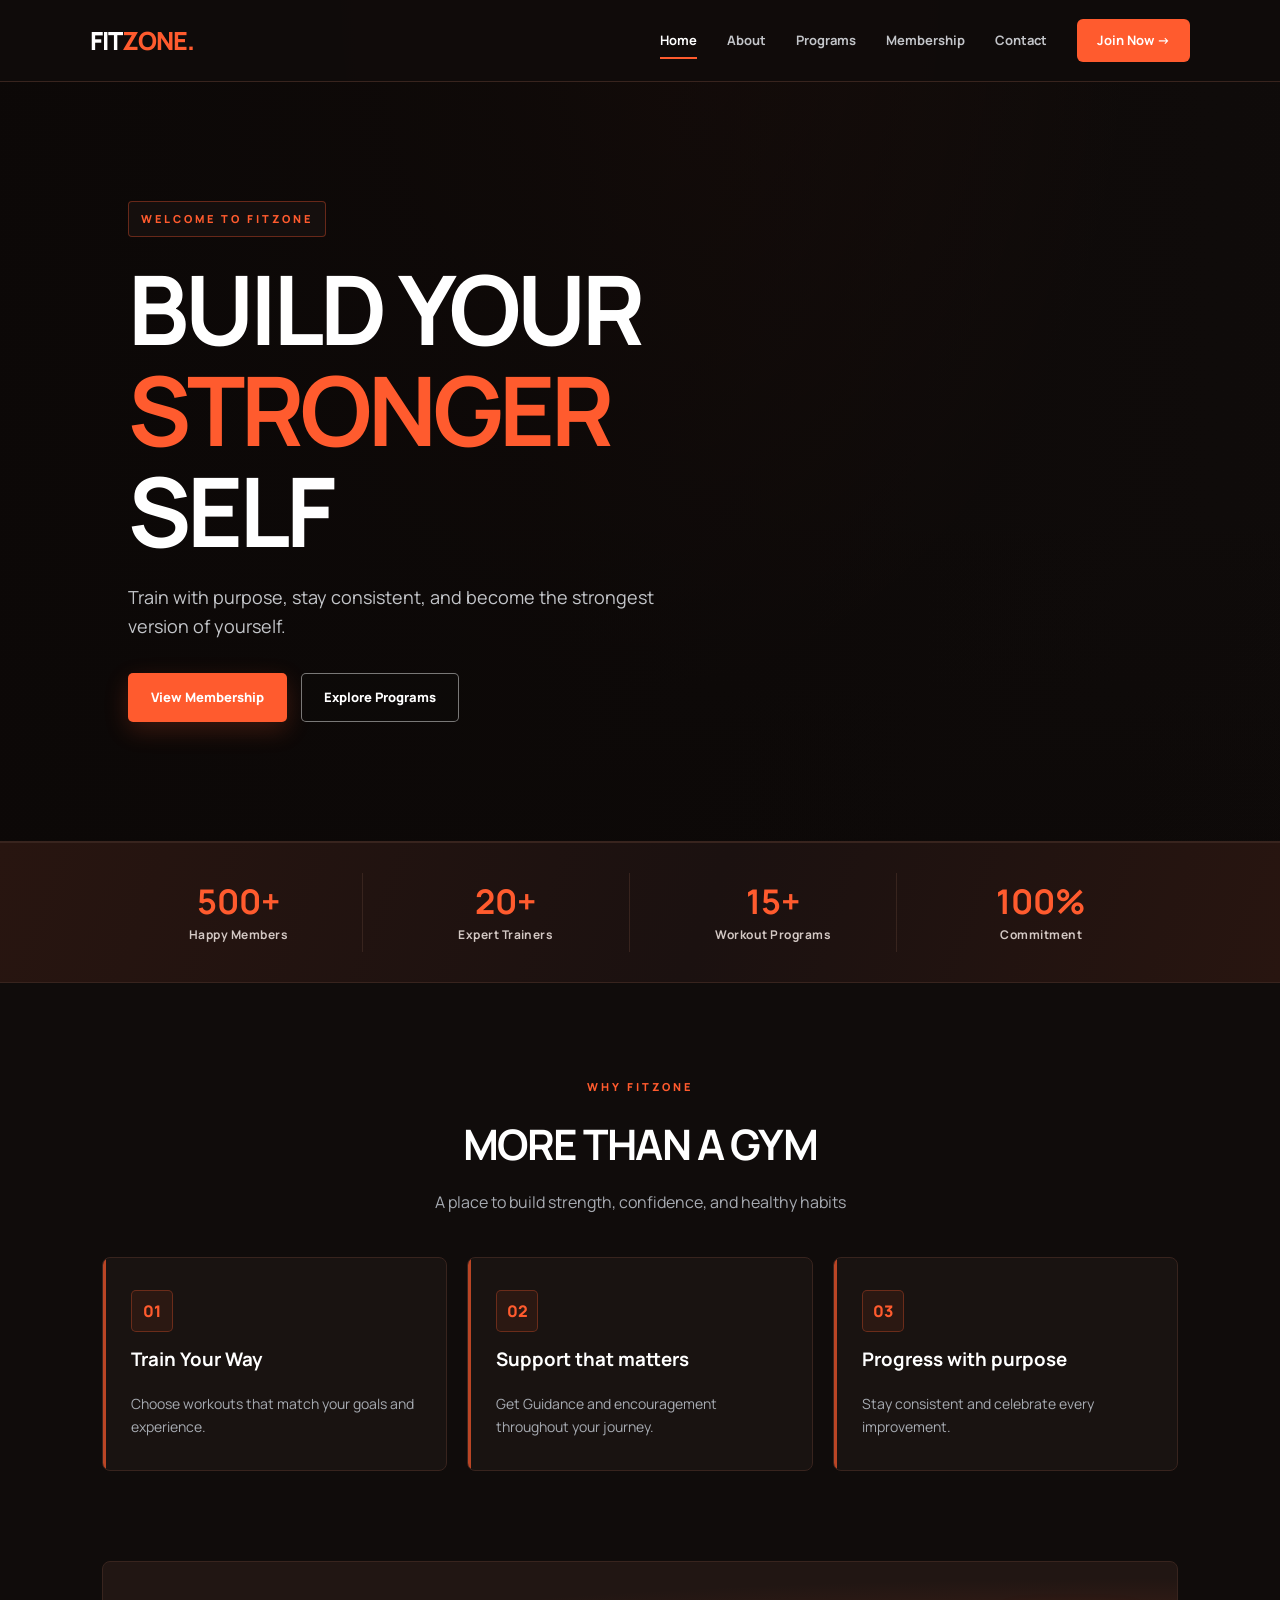
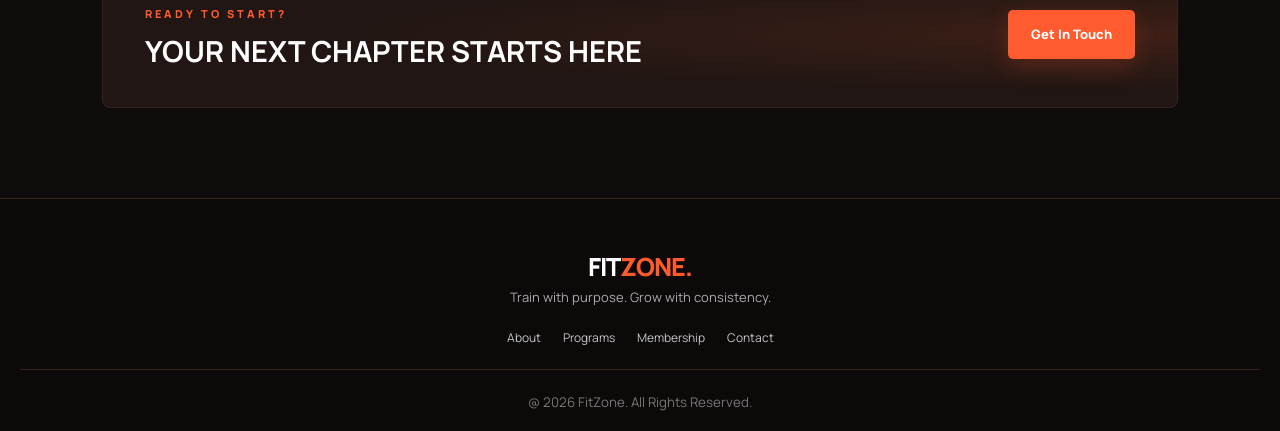
<file: index.html>
<!DOCTYPE html>
<html lang="en">
    <head>
        <meta charset="UTF-8">
        <meta name="viewport" content="width=device-width, initial-scale=1.0">
        <title>FitZone | Home</title>
        <link rel="stylesheet" href="home.css">

        <link rel="preconnect" href="https://fonts.googleapis.com">
        <link href="https://fonts.googleapis.com/css2?family=Manrope:wght@400;500;600;700;800&display=swap" rel="stylesheet">
    </head>

    <body>
        <header class="site-header">

            <a class="brand" href="index.html">
                FIT<span>ZONE</span><i>.</i>
            </a>

            <nav class="main-nav">
                <a href="index.html" class="active">Home</a>
                <a href="about.html">About</a>
                <a href="programs.html">Programs</a>
                <a href="membership.html">Membership</a>
                <a href="contact.html">Contact</a>

                <a href="contact.html" class="nav-cta">Join Now -></a>
            </nav>
        </header>

        <main>
            <section class="hero">
                <div class="hero-copy">
                    <span class="eyebrow">
                        WELCOME TO FITZONE
                    </span>
                    
                    <h1>
                        BUILD YOUR
                        <span>STRONGER</span>
                        SELF
                    </h1>

                    <p>Train with purpose, stay consistent, and become the strongest version of yourself.</p>

                    <div class="actions">

                        <a href="membership.html" class="btn btn-primary">View Membership</a>

                        <a href="programs.html" class="btn btn-outline">Explore Programs</a>


                    </div>
                </div>
            </section>

            <section class="stats">

                <div>
                    <strong>500+</strong>
                    <span>Happy Members</span>
                </div>
                <div>
                    <strong>20+</strong>
                    <span>Expert Trainers</span>
                </div>
                <div>
                    <strong>15+</strong>
                    <span>Workout Programs</span>
                </div>
                <div>
                    <strong>100%</strong>
                    <span>Commitment</span>
                </div>
            </section>

            <section class="section">
                <div class="section-head">
                    <span class="eyebrow">WHY FITZONE</span>

                    <h2>MORE THAN A GYM</h2>
                    <p>A place to build strength, confidence, and healthy habits</p>

                </div>

                <div class="feature-grid">
                    <article class="feature">
                        <span class="feature-icon">01</span>

                        <h3>Train Your Way</h3>

                        <p>
                            Choose workouts that match your goals and experience.
                        </p>
                    </article>

                    <article class="feature">
                        <span class="feature-icon">02</span>

                        <h3>Support that matters</h3>

                        <p>
                            Get Guidance and encouragement throughout your journey.
                        </p>
                    </article>

                    <article class="feature">
                        <span class="feature-icon">03</span>

                        <h3>Progress with purpose</h3>

                        <p>
                            Stay consistent and celebrate every improvement.
                        </p>
                    </article>
                </div>
            </section>

            <section class="cta">
                <div>
                    <span class="eyebrow">READY TO START?</span>

                    <h2>YOUR NEXT CHAPTER STARTS HERE</h2>

                </div>

                <a href="contact.html" class="btn btn-primary">Get In Touch</a>
            </section>
        </main> 
        <footer class="site-footer">
            <a class="brand" href="index.html">FIT<span>ZONE</span><i>.</i></a>

            <p>
                Train with purpose. Grow with consistency.
            </p>

            <div class="footer-nav">
                <a href="about.html">About</a>
                <a href="programs.html">Programs</a>
                <a href="membership.html">Membership</a>
                <a href="contact.html">Contact</a>
            </div>
            <small>
                @ 2026 FitZone. All Rights Reserved.
            </small>
        </footer>
    </body>
</html>
</file>
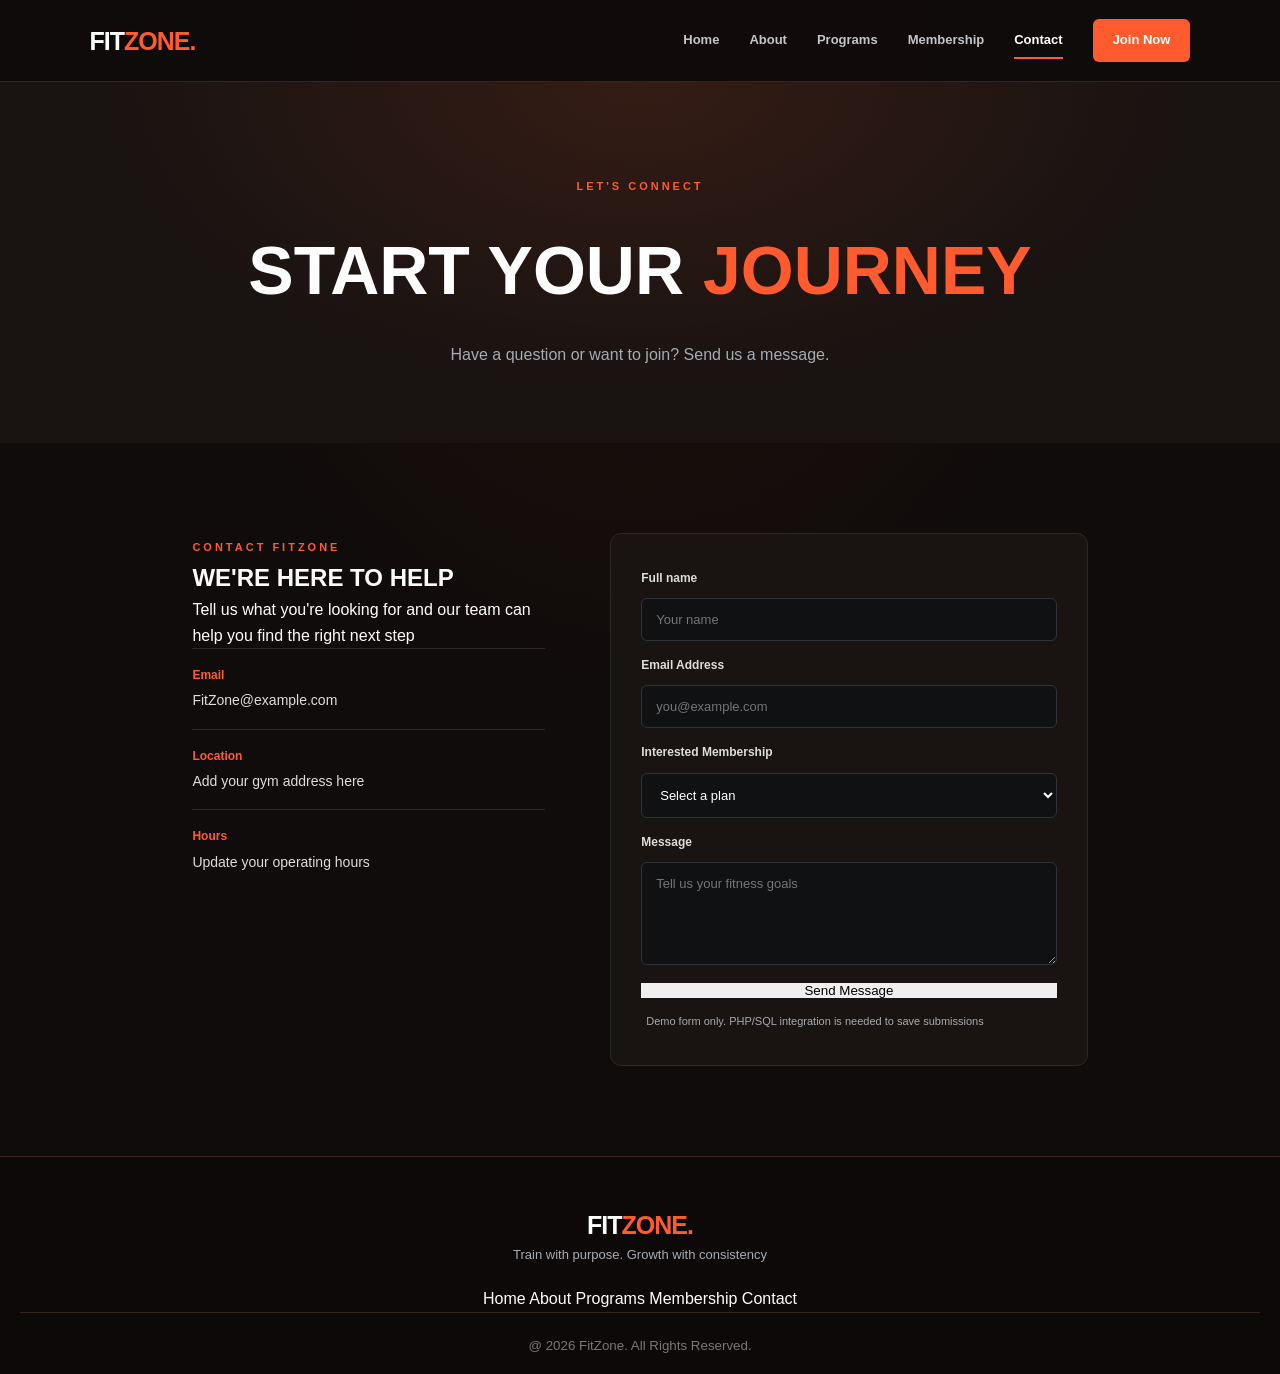
<file: contact.html>
<!DOCTYPE html>
<html lang="en">
    <head|>
            <meta charset="UTF-8">
        <meta name="viewport" content="width=device-width, initial-scale=1.0">
        <title>FitZone | About</title>

        <link rel="stylesheet" href="home.css">
        <link rel="stylesheet" href="contact.css">
    </head>
    
    <body>
        <header class="site-header">
            <a class="brand" href="index.html">FIT<span>ZONE</span><i>.</i></a>
            
            <nav class="main-nav">
                <a href="index.html">Home</a>
                <a href="about.html">About</a>
                <a href="programs.html">Programs</a>
                <a href="membership.html">Membership</a>
                <a href="contact.html"class="active">Contact</a>
                <a href="contact.html" class="nav-cta">Join Now</a>
            </nav>
        </header>

        <main>
            <section class="page-hero">
                <span class="eyebrow">LET'S CONNECT</span>
                <h1>START YOUR <span>JOURNEY</span></h1>
                <p>Have a question or want to join? Send us a message.</p>
            </section>

            <section class="contact-layout section">

                <div class="Contact-info">
                    <span class="eyebrow">CONTACT FITZONE</span>

                    <h2>WE'RE HERE TO HELP</h2>

                    <p>Tell us what you're looking for and our team can help you find the right next step</p>

                    <div class="info-item">
                        <strong>Email</strong>
                        <span>FitZone@example.com</span>
                    </div>

                    <div class="info-item">
                        <strong>Location</strong>
                        <span>Add your gym address here</span>
                    </div>

                    <div class="info-item">
                        <strong>Hours</strong>
                        <span>Update your operating hours</span>
                    </div>
                </div>

                <form class="contact-form" action="#" method="post">

                    <label for="name">Full name</label>

                    <input
                        type="text"
                        id="name"
                        name="name"
                        placeholder="Your name"
                        required
                    >

                    <label for="email">Email Address</label>

                    <input
                        type="email"
                        id="email"
                        name="email"
                        placeholder="you@example.com"
                        required
                    >

                    <label for="plan">Interested Membership</label>

                    <select id="plan" name="plan" required>
                        <option value="">Select a plan</option>
                        <option value="basic">Basic</option>
                        <option value="premium">Premium</option>
                        <option value="elite">Elite</option>
                    </select>

                    <label for="message">Message</label>

                    <textarea
                        id="message"
                        name="message"
                        rows="5"
                        placeholder="Tell us your fitness goals"
                    ></textarea> 

                    <button type="submit" class="btnbtn-primary">Send Message</button>

                    <p class="fine-print">
                        Demo form only. PHP/SQL integration is needed to save submissions
                    </p>
                </form>
            </section>
        </main>

        <footer class="site-footer">
            <a class="brand" href="index.html">FIT<span>ZONE</span><i>.</i></a>
            <p>Train with purpose. Growth with consistency</p>
            <div class="ffooter-nav">
                 <a href="index.html">Home</a>
                <a href="about.html">About</a>
                <a href="programs.html">Programs</a>
                <a href="membership.html">Membership</a>
                <a href="contact.html">Contact</a>
            </div>
            <small>@ 2026 FitZone. All Rights Reserved.</small>
        </footer>
    </body>
</html>
</file>
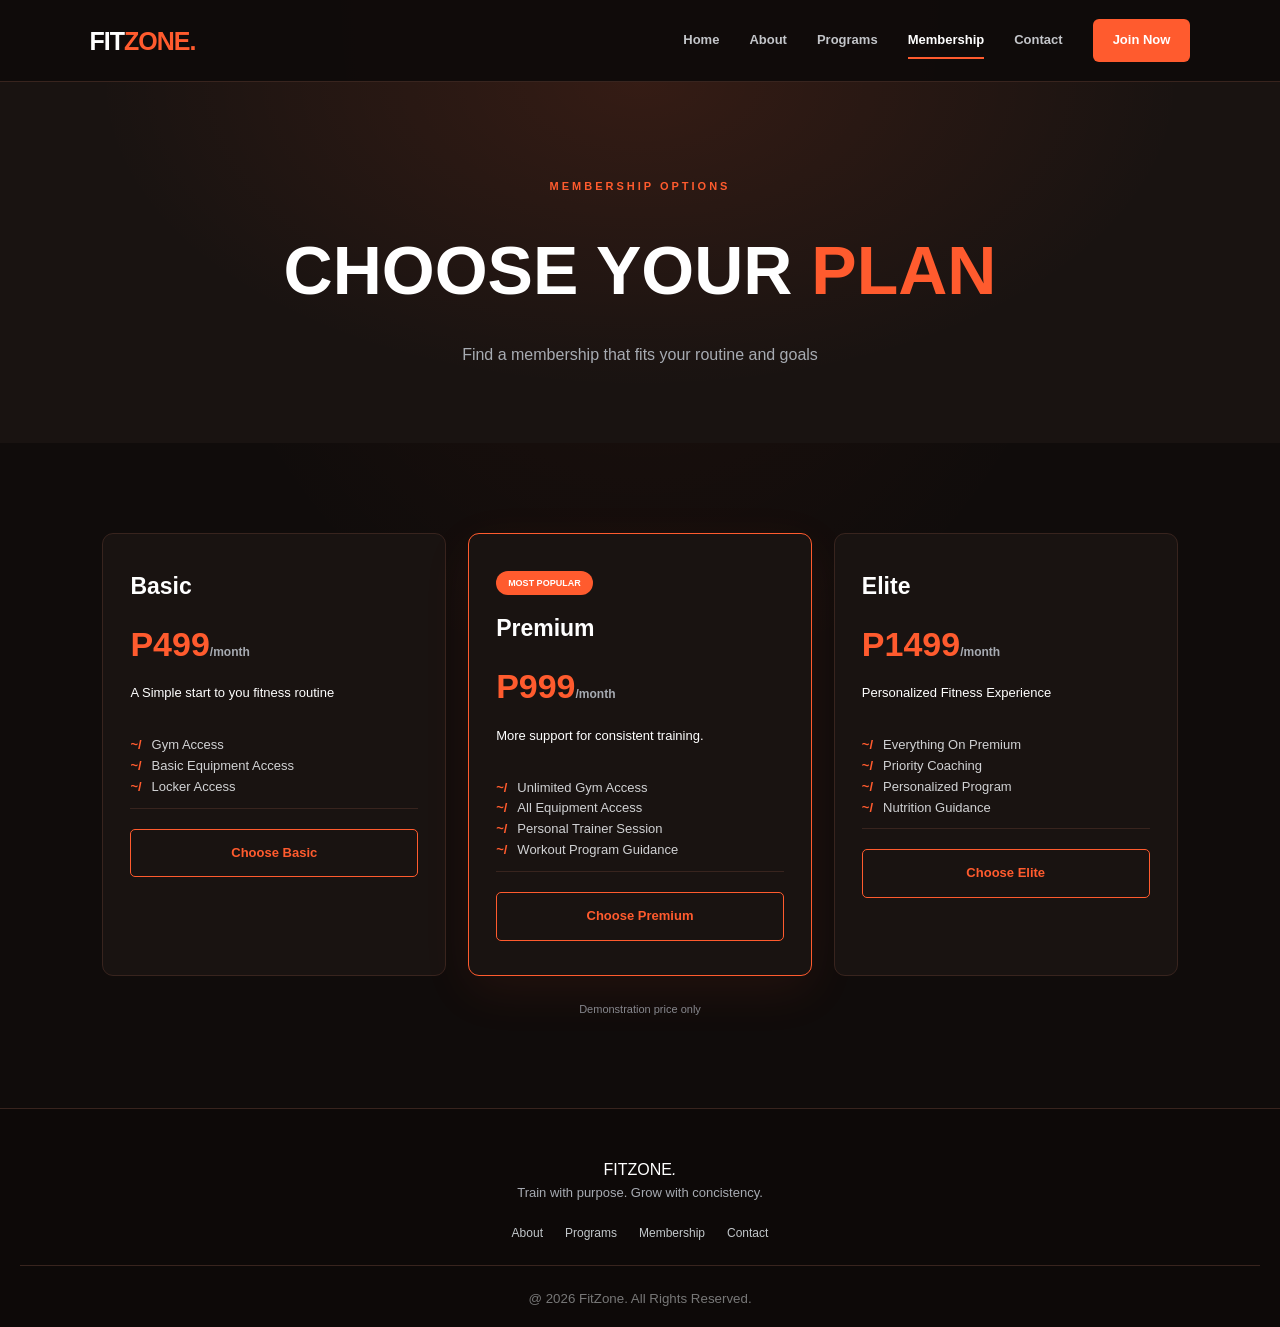
<file: membership.html>
<!DOCTYPE html>
<html lang="en">
    <head>
        <meta charset="UTF-8">
        <meta name="viewport" content="width=device-width, initial-scale=1.0">
        <title>FitZone | Membership</title>

        <link rel="stylesheet" href="home.css">
        <link rel="stylesheet" href="membership.css">
    </head>
    <body>
        <header class="site-header">
            <a class="brand" href="index.html">FIT<span>ZONE</span><i>.</i></a>

            <nav class="main-nav">
                <a href="index.html">Home</a>
                <a href="about.html">About</a>
                <a href="programs.html">Programs</a>
                <a href="membership.html"class="active">Membership</a>
                <a href="contact.html">Contact</a>
                <a href="contact.html" class="nav-cta">Join Now</a>
            </nav>
        </header>

        <main>

            <section class="page-hero">
                <span class="eyebrow">MEMBERSHIP OPTIONS</span>
                <h1>CHOOSE YOUR <span>PLAN</span></h1>
                <p>Find a membership that fits your routine and goals</p>
            </section>

            <section class="section">
                <div class="pricing-grid">
                    
                    <article class="price-card">
                        <h2>Basic</h2>
                        <p class="price">P499<small>/month</small></p>

                        <p class="muted">A Simple start to you fitness routine</p>

                        <ul>
                            <li>Gym Access</li>
                            <li>Basic Equipment Access</li>
                            <li>Locker Access</li>
                        </ul>

                        <a href="contact.html" class="btn">Choose Basic</a>
                    </article>

                    <article class="price-card popular">
                        <span class="popular-label">
                            MOST POPULAR
                        </span>
                        <h2>Premium</h2>
                        <p class="price">P999<small>/month</small></p>

                        <p class="muted">More support for consistent training.</p>

                        <ul>
                            <li>Unlimited Gym Access</li>
                            <li>All Equipment Access</li>
                            <li>Personal Trainer Session</li>
                            <li>Workout Program Guidance</li>
                        </ul>

                        <a href="contact.html" class="btn">Choose Premium</a>
                    </article>

                    <article class="price-card">
                        <h2>Elite</h2>
                        <p class="price">P1499<small>/month</small></p>

                        <p class="muted">Personalized Fitness Experience</p>

                        <ul>
                            <li>Everything On Premium</li>
                            <li>Priority Coaching</li>
                            <li>Personalized Program</li>
                            <li>Nutrition Guidance</li>
                        </ul>

                        <a href="contact.html" class="btn">Choose Elite</a>
                    </article>
                </div>

                <p class="fine-print">Demonstration price only</p>
            </section>
        </main>

         <footer class="site-footer">
            <a href="contact.html" class="btnbtn-primary">FIT<span>ZONE<i>.</i></span></a>

            <p>
                Train with purpose. Grow with concistency.
            </p>

            <div class="footer-nav">
                <a href="about.html">About</a>
                <a href="programs.html">Programs</a>
                <a href="membership.html">Membership</a>
                <a href="contact.html">Contact</a>
            </div>
            <small>
                @ 2026 FitZone. All Rights Reserved.
            </small>
        </footer>
    </body>
</html>
</file>
<file: home.css>
* {
    margin: 0;
    padding: 0;
    box-sizing: border-box;
}

body {
    background:
        radial-gradient(ellipse at top, rgba(255, 91, 46, 0.08), transparent 55%),
        var(--dark);
    background-attachment: fixed;
    color: #ffffff;
    font-family: 'Manrope',sans-serif;
    line-height: 1.6;
}

a {
    text-decoration: none;
    color: inherit;
}

:root{
    --orange: #ff5b2e;
    --dark: #100c0b;
    --panel: #191311;
    --surface: #211613;
    --border: #38241e;
    --gray: #a7abb2;
}

.site-header {
    min-height: 82px;
    padding: 0 7%;
    display: flex;
    align-items: center;
    justify-content: space-between;
    background: rgba(16, 12, 11, 0.96);
    border-bottom: 1px solid var(--border);
    position: sticky;
    top: 0;
    z-index: 1000;
}

.brand {
    font-size: 25px;
    font-weight: 800;
    letter-spacing: -1px;
}

.brand span,
.brand i {
    color: var(--orange);
}

.brand i {
    font-style: normal;
}

.main-nav {
    display: flex;
    align-items: center;
    gap: 30px;
}

.main-nav a {
    font-size: 13px;
    font-weight: 700;
    color: #c3c5c9;
    transition: 0.3s;
    position: relative;
}

.main-nav a:not(.nav-cta)::after{
    content: "";
    position: absolute;
    width: 0;
    height: 2px;
    background: var(--orange);
    left: 0;
    bottom: -8px;
    transition: 0.3s;
}

.main-nav a:hover,
.main-nav a.active {
    color: white;
}

.main-nav a:hover::after,
.main-nav a.active::after {
    width: 100%;
}

.main-nav .nav-cta{
    background: var(--orange);
    color: white;
    padding: 11px 20px;
    border-radius: 6px;
}

.main-nav .nav-cta:hover {
    background: white;
    color: black;
    transform: translateY(-2px);
}

.hero {
    min-height: clamp(560px, 72vw, 760px);
    display: flex;
    align-items: center;
    padding: 110px 10%;
    background:
        linear-gradient(90deg, rgba(12, 8, 7, 0.96) 0%, rgba(12, 8, 7, 0.82) 42%, rgba(12, 8, 7, 0.2) 100%),
        linear-gradient(0deg, rgba(12, 8, 7, 0.45), transparent 45%),
        url("https://images.unsplash.com/photo-1534438327276-14e5300c3a48?auto=format&fit=crop&w=2000&q=85") center 48% / cover;
    border-bottom: 1px solid var(--border);
}

.hero-copy {
    max-width: 680px;
    animation: fadeUp 0.8s ease both;
}

.hero .eyebrow {
    display: inline-block;
    padding: 8px 12px;
    border: 1px solid rgba(255, 91, 46, 0.35);
    border-radius: 4px;
    background: rgba(25, 19, 17, 0.72);
}

.eyebrow {
    color: var(--orange);
    font-size: 11px;
    font-weight: 800;
    letter-spacing: 3px;
}

.hero h1 {
    max-width: 720px;
    font-size: clamp(52px, 8vw, 96px);
    line-height: 1.05;
    margin: 22px 0;
    letter-spacing: -4px;
    text-wrap: balance;
}

.hero h1 span {
    color: var(--orange);
}

.hero p {
    max-width: 540px;
    color: #c3c5c9;
    margin-bottom: 32px;
    font-size: clamp(15px, 1.7vw, 18px);
}

.actions {
    display: flex;
    flex-wrap: wrap;
    gap: 14px;
}

.btn {
    display: inline-flex;
    justify-content: center;
    align-items: center;
    min-height: 48px;
    padding: 13px 22px;
    border: 1px solid transparent;
    border-radius: 5px;
    font-size: 13px;
    font-weight: 800;
    transition: background-color 0.2s ease, color 0.2s ease, transform 0.2s ease, border-color 0.2s ease;
}

.btn-primary {
    background: var(--orange);
    color: #fff;
    box-shadow: 0 8px 24px rgba(255, 91, 46, 0.2);
}

.btn-primary:hover {
    background: #ff744f;
    transform: translateY(-2px);
}

.btn-outline {
    border-color: rgba(255, 255, 255, 0.45);
    color: white;
    background: rgba(16, 12, 11, 0.42);
}

.btn-outline:hover {
    border-color: var(--orange);
    background: rgba(255, 91, 46, 0.12);
    transform: translateY(-2px);
}

.stats {
    display: grid;
    grid-template-columns: repeat(4, 1fr);
    padding: 30px 9%;
    background: linear-gradient(110deg, #281510, #1b1110 55%, #281510);
    border-top: 1px solid var(--border);
    border-bottom: 1px solid var(--border);
    text-align: center;
    gap: 20px;
}

.stats div {
    display: grid;
    gap: 3px;
    padding: 8px 12px;
    border-right: 1px solid var(--border);
}

.stats div:last-child {
    border-right: 0;
}

.stats strong {
    color: var(--orange);
    font-size: clamp(26px, 3vw, 34px);
    line-height: 1.2;
}

.stats span {
    color: #d3c8c4;
    font-size: 12px;
    font-weight: 700;
    letter-spacing: 0.04em;
}

section {
    padding: 90px 8%;
}

.section-head {
    text-align: center;
    margin-bottom: 42px;
}

.section-head h2 {
    font-size: clamp(30px, 4vw, 42px);
    letter-spacing: -1.5px;
    margin: 12px 0;
}

.section-head p {
    color: var(--gray);
}

.feature-grid {
    display: grid;
    grid-template-columns: repeat(3, minmax(0, 1fr));
    gap: 20px;
}

.feature {
    position: relative;
    overflow: hidden;
    background: var(--panel);
    padding: 32px 28px;
    border: 1px solid var(--border);
    border-radius: 8px;
    transition: transform 0.25s ease, background-color 0.25s ease, border-color 0.25s ease;
}

.feature::before {
    content: "";
    position: absolute;
    inset: 0 auto 0 0;
    width: 3px;
    background: var(--orange);
    opacity: 0.7;
}

.feature:hover {
    transform: translateY(-5px);
    background-color: var(--surface);
    border-color: var(--orange);
}

.feature-icon {
    display: inline-grid;
    width: 42px;
    height: 42px;
    place-items: center;
    border: 1px solid rgba(255, 91, 46, 0.3);
    border-radius: 5px;
    background: rgba(255, 91, 46, 0.08);
    color: var(--orange);
    font-weight: 800;
}

.feature h3 {
    margin: 13px 0 18px;
}

.feature p {
    color: var(--gray);
    font-size: 14px;
}

.cta {
    margin: 0 8% 90px;
    padding: 38px 42px;
    background:
        radial-gradient(ellipse at right, rgba(255, 91, 46, 0.13), transparent 55%),
        var(--surface);
    border: 1px solid var(--border);
    border-radius: 8px;
    display: flex;
    justify-content: space-between;
    align-items: center;
    gap: 20px;
}

.cta h2 {
    font-size: clamp(21px, 3vw, 29px);
    line-height: 1.25;
    margin-top: 7px;
}

.site-footer {
    text-align: center;
    padding: 48px 20px 18px;
    background: #0d0908;
    border-top: 1px solid var(--border);
}

.site-footer p {
    color: var(--gray);
    font-size: 13px;
    margin: 0px 0 20px;
}

.footer-nav {
    display: flex;
    justify-content: center;
    gap: 22px;
    flex-wrap: wrap;
    margin-bottom: 22px;
}

.footer-nav a {
    font-size: 12px;
    color: #c2c7ca;
}

.footer-nav a:hover {
    color: var(--orange);
}

.site-footer small {
    display: block;
    border-top: 1px solid var(--border);
    padding-top: 22px;
    color: #777;
}

@keyframes fadeUp {
    from {
        opacity: 0;
        transform: translateY(30px);
    }

    to {
        opacity: 1;
        transform: translateY(0);
    }
}

@media (max-width:820px) {
    .site-header {
        padding: 0 4%;
    }

    .main-nav {
        gap: 14px;
    }

    .main-nav a {
        font-size: 11px;
    }

    .feature-grid {
        grid-template-columns: repeat(2, 1fr);
    }

    .hero {
        background-position: center, center, 58% center;
    }
}

@media (max-width: 600px) {
    .site-header {
        padding: 18px 6%;
        flex-direction: column;
        gap: 15px;
    }

    .main-nav {
        justify-content: center;
        flex-wrap: wrap;
        gap: 15px;
    }

    .main-nav a {
        font-size: 11px;
    }

    .hero {
        min-height: 580px;
        padding: 76px 7%;
        background:
            linear-gradient(90deg, rgba(12, 8, 7, 0.9), rgba(12, 8, 7, 0.58)),
            linear-gradient(0deg, rgba(12, 8, 7, 0.48), transparent 60%),
            url("https://images.unsplash.com/photo-1534438327276-14e5300c3a48?auto=format&fit=crop&w=1200&q=85") center / cover;
    }

    .hero h1 {
        font-size: clamp(46px, 13vw, 66px);
        letter-spacing: -2px;
    }

    .stats {
        grid-template-columns: repeat(2, 1fr);
        padding: 24px 6%;
    }

    .stats div:nth-child(2) {
        border-right: 0;
    }

    .stats div:nth-child(-n + 2) {
        border-bottom: 1px solid var(--border);
    }

    .feature-grid {
        grid-template-columns: 1fr;
    }

    .cta {
        margin: 0 5% 60px;
        flex-direction: column;
        align-items: flex-start;
        padding: 25px;
    }

    section {
        padding: 65px 6%;
    }
}

@media (prefers-reduced-motion: reduce) {
    *,
    *::before,
    *::after {
        scroll-behavior: auto !important;
        animation-duration: 0.01ms !important;
        animation-iteration-count: 1 !important;
        transition-duration: 0.01ms !important;
    }
}
</file>
<file: contact.css>
.page-hero {
    padding: 90px 22px 75px;
    text-align: center;
    background: radial-gradient(ellipse at top, rgba(255, 91, 46, 0.12), transparent 60%), var(--panel);
} 

.page-hero h1 {
    font-size: clamp(40px, 6vw, 68px);
    margin: 18px 0;
}

.page-hero h1 span {
    color: var(--orange);
}

.page-hero p {
    color: var(--gray);
}

.contact-layout {
    display: grid;
    grid-template-columns: 0.85fr 1.15fr;
    gap: 65px;
    max-width: 1100px;
    margin: auto;
}

.contact-info h2 {
    font-family: 35px;
    margin: 15px 0;
}

.contact-info p {
    color: var(--gray);
    font-size: 14px;
    margin: 15px 0;
}

.info-item {
    padding: 17px 0;
    border-top: 1px solid #292929;
    display: grid;
    gap: 4px;
}

.info-item strong {
    font-size: 12px;
    color: var(--orange);
}

.info-item span {
    font-size: 14px;
    color: #ddd;
}

.contact-form {
    background: var(--panel);
    border: 1px solid #292929;
    border-radius: 11px;
    padding: 30px;
    display: flex;
    flex-direction: column;
    gap: 10px;
}

.contact-form label{
    font-size: 12px;
    font-weight: 700;
    color: #ddd;
    margin-top: 5px;
}

.contact-form input,
.contact-form select,
.contact-form textarea {
    width: 100%;
    padding: 13px 14px;
    background: #0f1113;
    border: 1px solid #30343a;
    border-radius: 6px;
    color: white;
    font-family: inherit;
    font-size: 13px;
    outline: none;
}

.contact-form input:focus,
.contact-form select:focus,
.contact-form textarea:focus {
    border-color: var(--orange);
}

.contact-form textarea {
    resize: vertical;
}

.contact-form button {
    margin-top: 8px;
    border: none;
}

.fine-print {
    color: var(--gray);
    font-size: 11px;
    margin: 5px;
}

@media (max-width:700px) {
    .contact-layout {
        grid-template-columns: 1fr;
        gap: 35px;
    }

    .contact-form {
        padding: 22px;
    }
}
</file>
<file: membership.css>
.page-hero {
    padding: 90px 22px 75px;
    text-align: center;
    background: radial-gradient(ellipse at top, rgba(255, 91, 46, 0.12), transparent 60%), var(--panel);
}

.page-hero h1 {
    font-size: clamp(40px, 6vw, 68px);
    margin: 18px 0;
}

.page-hero h1 span {
    color: var(--orange);
}

.page-hero p {
    color: var(--gray);
}

.pricing-grid {
    display: grid;
    grid-template-columns: repeat(3, minmax(0, 1fr));
    gap: 22px;
    align-items: stretch;
}

.price-card {
    position: relative;
    background: var(--panel);
    border: 1px solid var(--border);
    border-radius: 11px;
    padding: 34px 27px;
    transition: 0.3s;
}

.price-card:hover {
    transform: translateY(-7px);
}

.price-card h2 {
    font-size: 23px;
}

.price-card .btn {
    display: flex;
    justify-content: center;
    margin-top: 20px;
    border: 1px solid var(--orange);
    color: var(--orange);
}

.price-card .btn:hover {
    background: var(--orange);
    color: #fff;
    transform: translateY(-2px);
}

.price {
    font-size: 34px;
    font-weight: 800;
    color: var(--orange);
    margin: 12px 0;
}

.price small {
    font-size: 12px;
    color: var(--gray);
}

.muted {
    font-size: 13px;
    min-height: 42px;
}

.price-card ul {
    list-style: none;
    padding: 10px 0;
    margin: 0;
    border-bottom: 1px solid var(--border);
    font-size: 13px;
    color: #d1d2d4;
}

.price-card li::before {
    content: "~/";
    color: var(--orange);
    font-weight: 800;
    margin-right: 10px;
}

.price-card .btn {
    width: 100%;
}

.price-card.popular {
    border: 1px solid var(--orange);
    box-shadow: 0 15px 50px rgba(255,91,46,0.08);
}

.popular-label {
    display: inline-block;
    background: var(--orange);
    color: white;
    border-radius: 20px;
    padding: 5px 12px;
    font-size: 9px;
    font-weight: 800;
    margin-bottom: 15px;
}

.fine-print {
    text-align: center;
    color: #858990;
    font-size: 11px;
    margin-top: 25px;
}

@media (max-width:850px) {
    .pricing-grid {
        grid-template-columns: repeat(2, minmax(0, 1fr));
    }
}

@media (max-width: 550px) {
    .pricing-grid {
        grid-template-columns: minmax(0, 1fr);
    }
}
</file>
